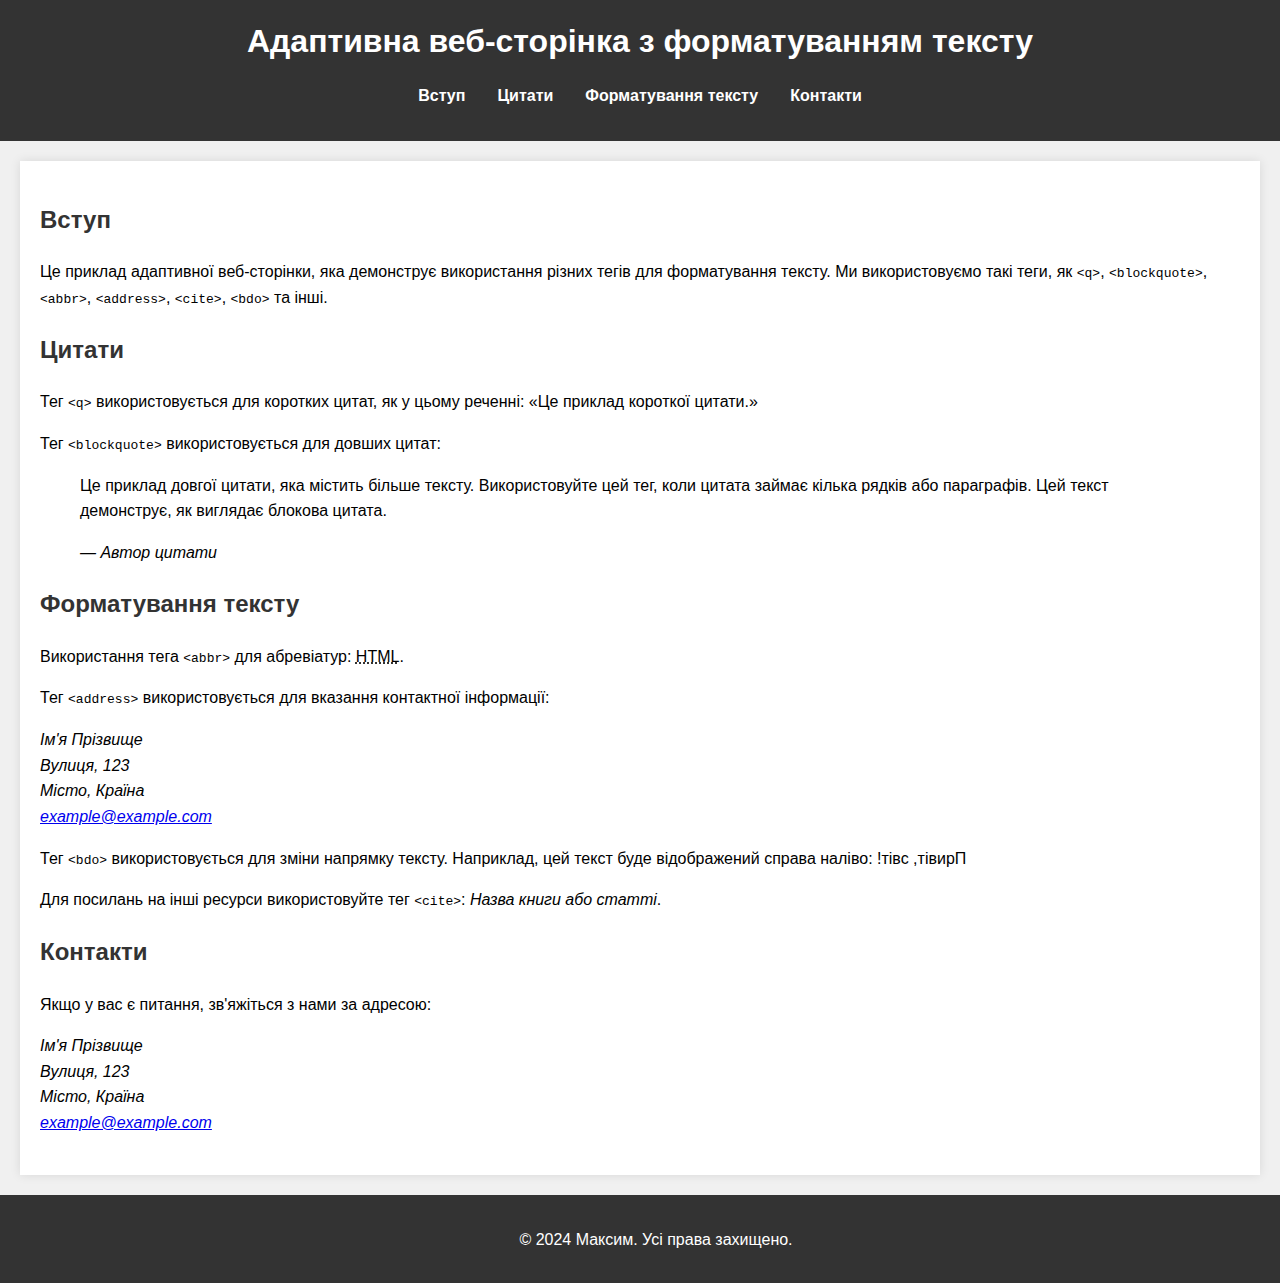
<file: index.html>
<!DOCTYPE html>
<html lang="uk">
<head>
    <meta charset="UTF-8">
    <meta name="viewport" content="width=device-width, initial-scale=1.0">
    <title>Адаптивна веб-сторінка з форматуванням тексту</title>
    <link rel="stylesheet" href="styles.css">
</head>
<body>
    <header>
        <h1>Адаптивна веб-сторінка з форматуванням тексту</h1>
        <nav>
            <ul>
                <li><a href="#introduction">Вступ</a></li>
                <li><a href="#quotes">Цитати</a></li>
                <li><a href="#text-formatting">Форматування тексту</a></li>
                <li><a href="#contact">Контакти</a></li>
            </ul>
        </nav>
    </header>

    <main>
        <section id="introduction">
            <h2>Вступ</h2>
            <p>Це приклад адаптивної веб-сторінки, яка демонструє використання різних тегів для форматування тексту. Ми використовуємо такі теги, як <code>&lt;q&gt;</code>, <code>&lt;blockquote&gt;</code>, <code>&lt;abbr&gt;</code>, <code>&lt;address&gt;</code>, <code>&lt;cite&gt;</code>, <code>&lt;bdo&gt;</code> та інші.</p>
        </section>

        <section id="quotes">
            <h2>Цитати</h2>
            <p>Тег <code>&lt;q&gt;</code> використовується для коротких цитат, як у цьому реченні: <q>Це приклад короткої цитати.</q></p>
            <p>Тег <code>&lt;blockquote&gt;</code> використовується для довших цитат:</p>
            <blockquote>
                <p>Це приклад довгої цитати, яка містить більше тексту. Використовуйте цей тег, коли цитата займає кілька рядків або параграфів. Цей текст демонструє, як виглядає блокова цитата.</p>
                <cite>— Автор цитати</cite>
            </blockquote>
        </section>

        <section id="text-formatting">
            <h2>Форматування тексту</h2>
            <p>Використання тега <code>&lt;abbr&gt;</code> для абревіатур: <abbr title="Hypertext Markup Language">HTML</abbr>.</p>
            <p>Тег <code>&lt;address&gt;</code> використовується для вказання контактної інформації:</p>
            <address>
                Ім'я Прізвище<br>
                Вулиця, 123<br>
                Місто, Країна<br>
                <a href="mailto:example@example.com">example@example.com</a>
            </address>
            <p>Тег <code>&lt;bdo&gt;</code> використовується для зміни напрямку тексту. Наприклад, цей текст буде відображений справа наліво: <bdo dir="rtl">Привіт, світ!</bdo></p>
            <p>Для посилань на інші ресурси використовуйте тег <code>&lt;cite&gt;</code>: <cite>Назва книги або статті</cite>.</p>
        </section>

        <section id="contact">
            <h2>Контакти</h2>
            <p>Якщо у вас є питання, зв'яжіться з нами за адресою:</p>
            <address>
                Ім'я Прізвище<br>
                Вулиця, 123<br>
                Місто, Країна<br>
                <a href="mailto:example@example.com">example@example.com</a>
            </address>
        </section>
    </main>

    <footer>
        <p>&copy; 2024 Максим. Усі права захищено.</p>
    </footer>
</body>
</html>
</file>
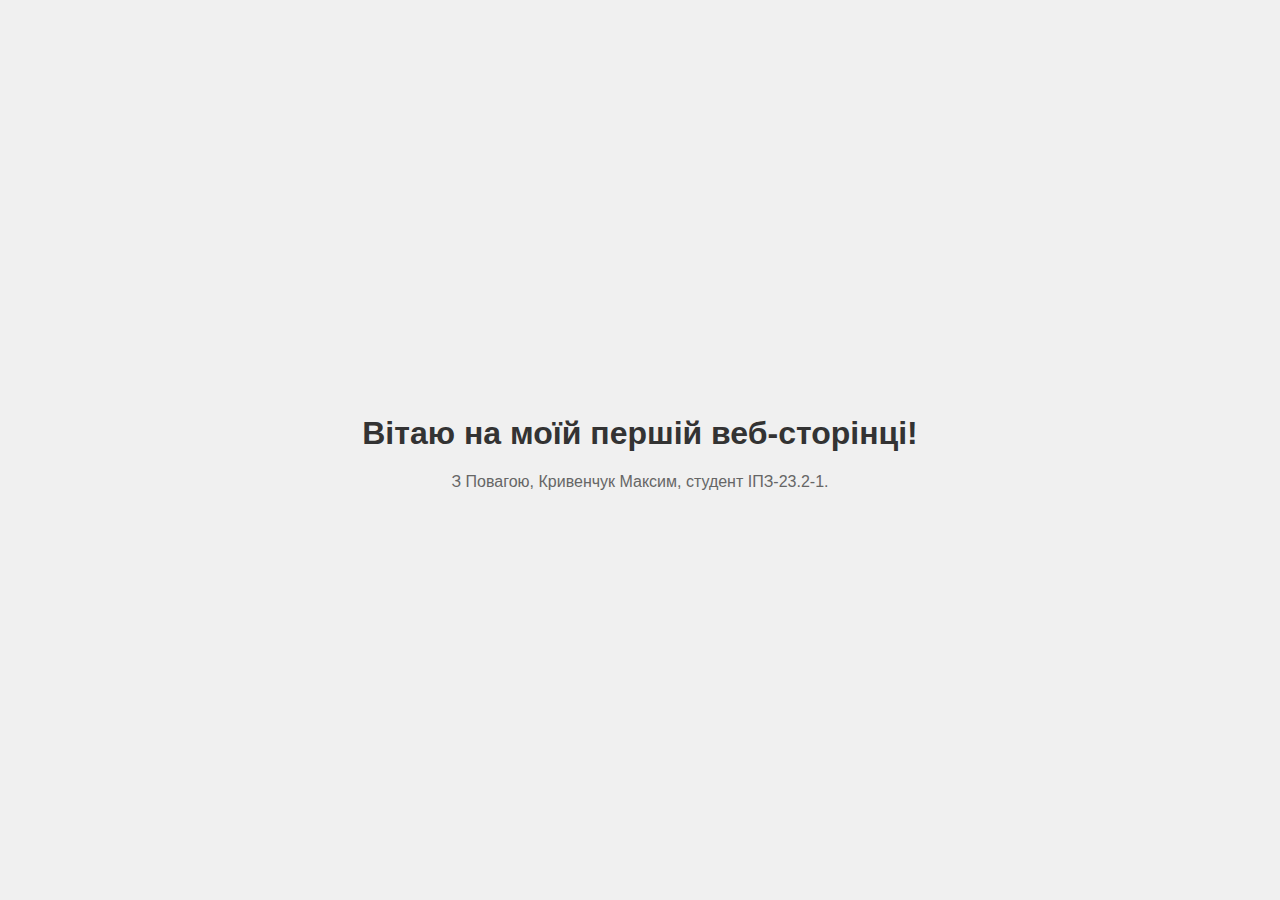
<file: Тема_1_Кривенчук М.М._ІПЗ.html>
<!DOCTYPE html>
<html lang="en">
<head>
    <meta charset="UTF-8">
    <meta name="viewport" content="width=device-width, initial-scale=1.0">
    <title>Моя перша веб-сторінка</title>
    <style>
        body {
            font-family: Arial, sans-serif;
            background-color: #f0f0f0;
            margin: 0;
            padding: 0;
            display: flex;
            justify-content: center;
            align-items: center;
            height: 100vh;
        }
        .container {
            text-align: center;
        }
        h1 {
            color: #333;
        }
        p {
            color: #666;
        }
    </style>
</head>
<body>
    <div class="container">
        <h1>Вітаю на моїй першій веб-сторінці!</h1>
        <p>З Повагою, Кривенчук Максим, студент ІПЗ-23.2-1.</p>
    </div>
</body>
</html>
</file>
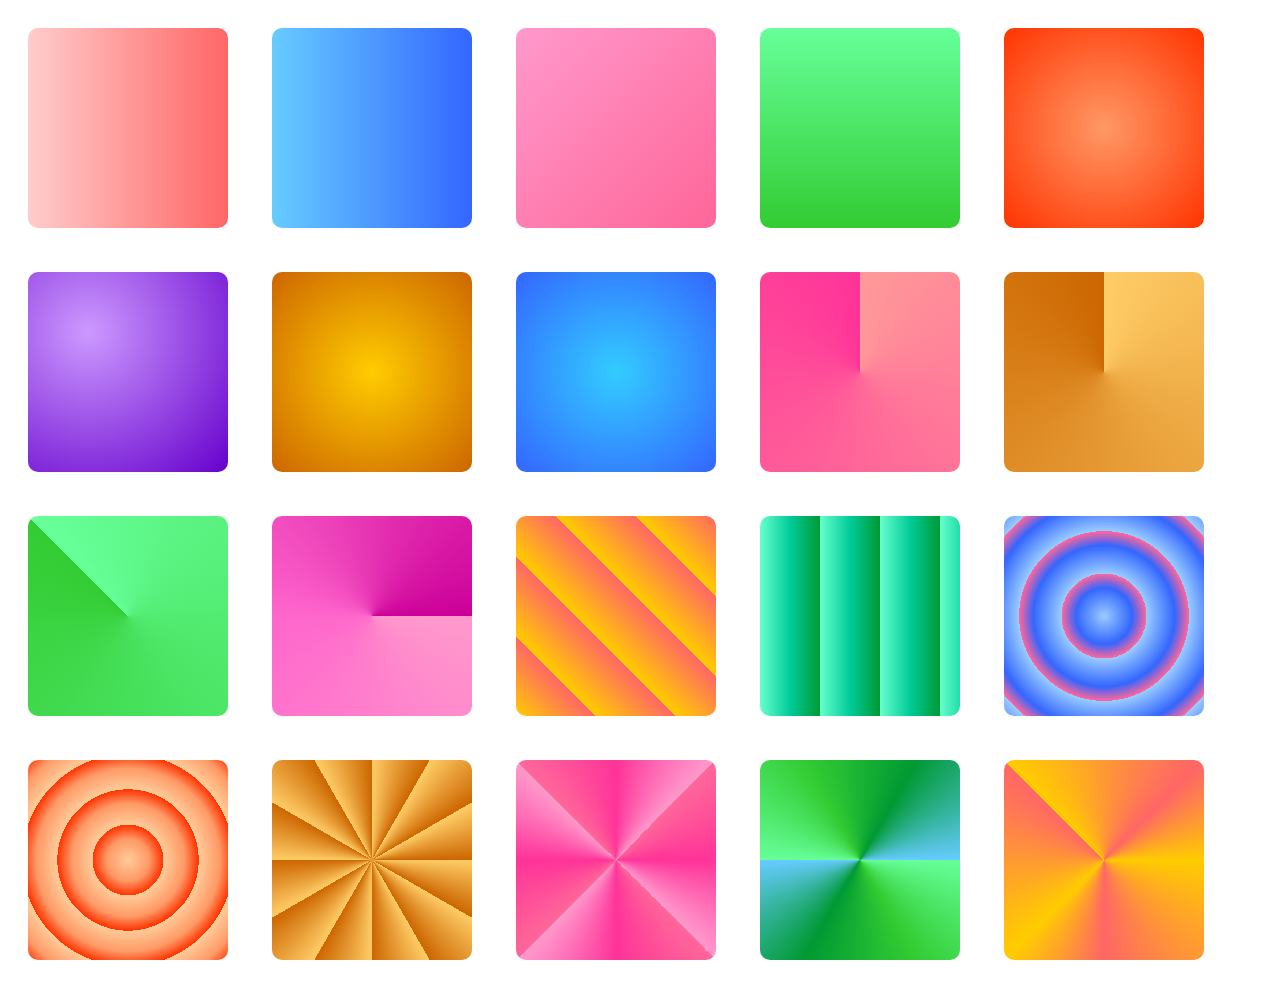
<file: Тема_2_Кривенчук М.М._ІПЗ.html>
<!DOCTYPE html>
<html lang="en">
<head>
    <meta charset="UTF-8">
    <meta name="viewport" content="width=device-width, initial-scale=1.0">
    <title>Приклади градієнтних заливок</title>
    <style>
        .gradient-block {
            width: 200px;
            height: 200px;
            margin: 20px;
            border-radius: 10px;
            display: inline-block;
        }
    </style>
</head>
<body>
    <div class="gradient-block" style="background: linear-gradient(to right, #ffcccc, #ff6666);"></div>
    <div class="gradient-block" style="background: linear-gradient(to right, #66ccff, #3366ff);"></div>
    <div class="gradient-block" style="background: linear-gradient(to bottom right, #ff99cc, #ff6699);"></div>
    <div class="gradient-block" style="background: linear-gradient(to bottom, #66ff99, #33cc33);"></div>
    <div class="gradient-block" style="background: radial-gradient(circle, #ff9966, #ff3300);"></div>
    <div class="gradient-block" style="background: radial-gradient(circle at 30% 30%, #cc99ff, #6600cc);"></div>
    <div class="gradient-block" style="background: radial-gradient(ellipse at center, #ffcc00, #cc6600);"></div>
    <div class="gradient-block" style="background: radial-gradient(ellipse farthest-corner at center, #33ccff, #3366ff);"></div>
    <div class="gradient-block" style="background: conic-gradient(#ff9999, #ff3399);"></div>
    <div class="gradient-block" style="background: conic-gradient(at 50% 50%, #ffcc66, #cc6600);"></div>
    <div class="gradient-block" style="background: conic-gradient(from -45deg, #66ff99, #33cc33);"></div>
    <div class="gradient-block" style="background: conic-gradient(from 90deg, #ff99cc, #ff66cc, #cc0099);"></div>
    <div class="gradient-block" style="background: repeating-linear-gradient(45deg, #ffcc00, #ff9933 10%, #ff6666 20%);"></div>
    <div class="gradient-block" style="background: repeating-linear-gradient(to right, #66ffcc, #00cc99 30px, #009933 60px);"></div>
    <div class="gradient-block" style="background: repeating-radial-gradient(circle, #99ccff, #3366ff 20%, #ff6699 30%);"></div>
    <div class="gradient-block" style="background: repeating-radial-gradient(ellipse at center, #ffcc99, #ff9966 15%, #ff3300 25%);"></div>
    <div class="gradient-block" style="background: repeating-conic-gradient(#ffcc66, #cc6600 30deg);"></div>
    <div class="gradient-block" style="background: repeating-conic-gradient(from 45deg, #ff6699, #ff3399 45deg, #ff99cc 90deg);"></div>
    <div class="gradient-block" style="background: repeating-conic-gradient(from 90deg, #66ff99, #33cc33 60deg, #009933 120deg, #66ccff 180deg);"></div>
    <div class="gradient-block" style="background: repeating-conic-gradient(from -45deg, #ffcc00, #ff9933 45deg, #ff6666 90deg, #ffcc00 135deg);"></div>
</body>
</html>
</file>
<file: styles.css>
body {
    font-family: Arial, sans-serif;
    line-height: 1.6;
    margin: 0;
    padding: 0;
    background-color: #f0f0f0;
    display: flex;
    flex-direction: column;
    min-height: 100vh;
}

header {
    background-color: #333;
    color: white;
    padding: 1rem;
    text-align: center;
}

header h1 {
    margin: 0;
}

nav ul {
    list-style: none;
    padding: 0;
    margin: 1rem 0;
    display: flex;
    justify-content: center;
    flex-wrap: wrap;
}

nav ul li {
    margin: 0 1rem;
}

nav ul li a {
    color: white;
    text-decoration: none;
    font-weight: bold;
}

nav ul li a:hover {
    text-decoration: underline;
}

main {
    flex: 1;
    padding: 20px;
    margin: 20px;
    background-color: white;
    box-shadow: 0 0 10px rgba(0, 0, 0, 0.1);
    display: block;
}

section {
    margin: 20px 0;
}

section h2 {
    color: #333;
}

footer {
    background-color: #333;
    color: white;
    text-align: center;
    padding: 1rem;
    position: relative;
    width: 100%;
}
</file>
